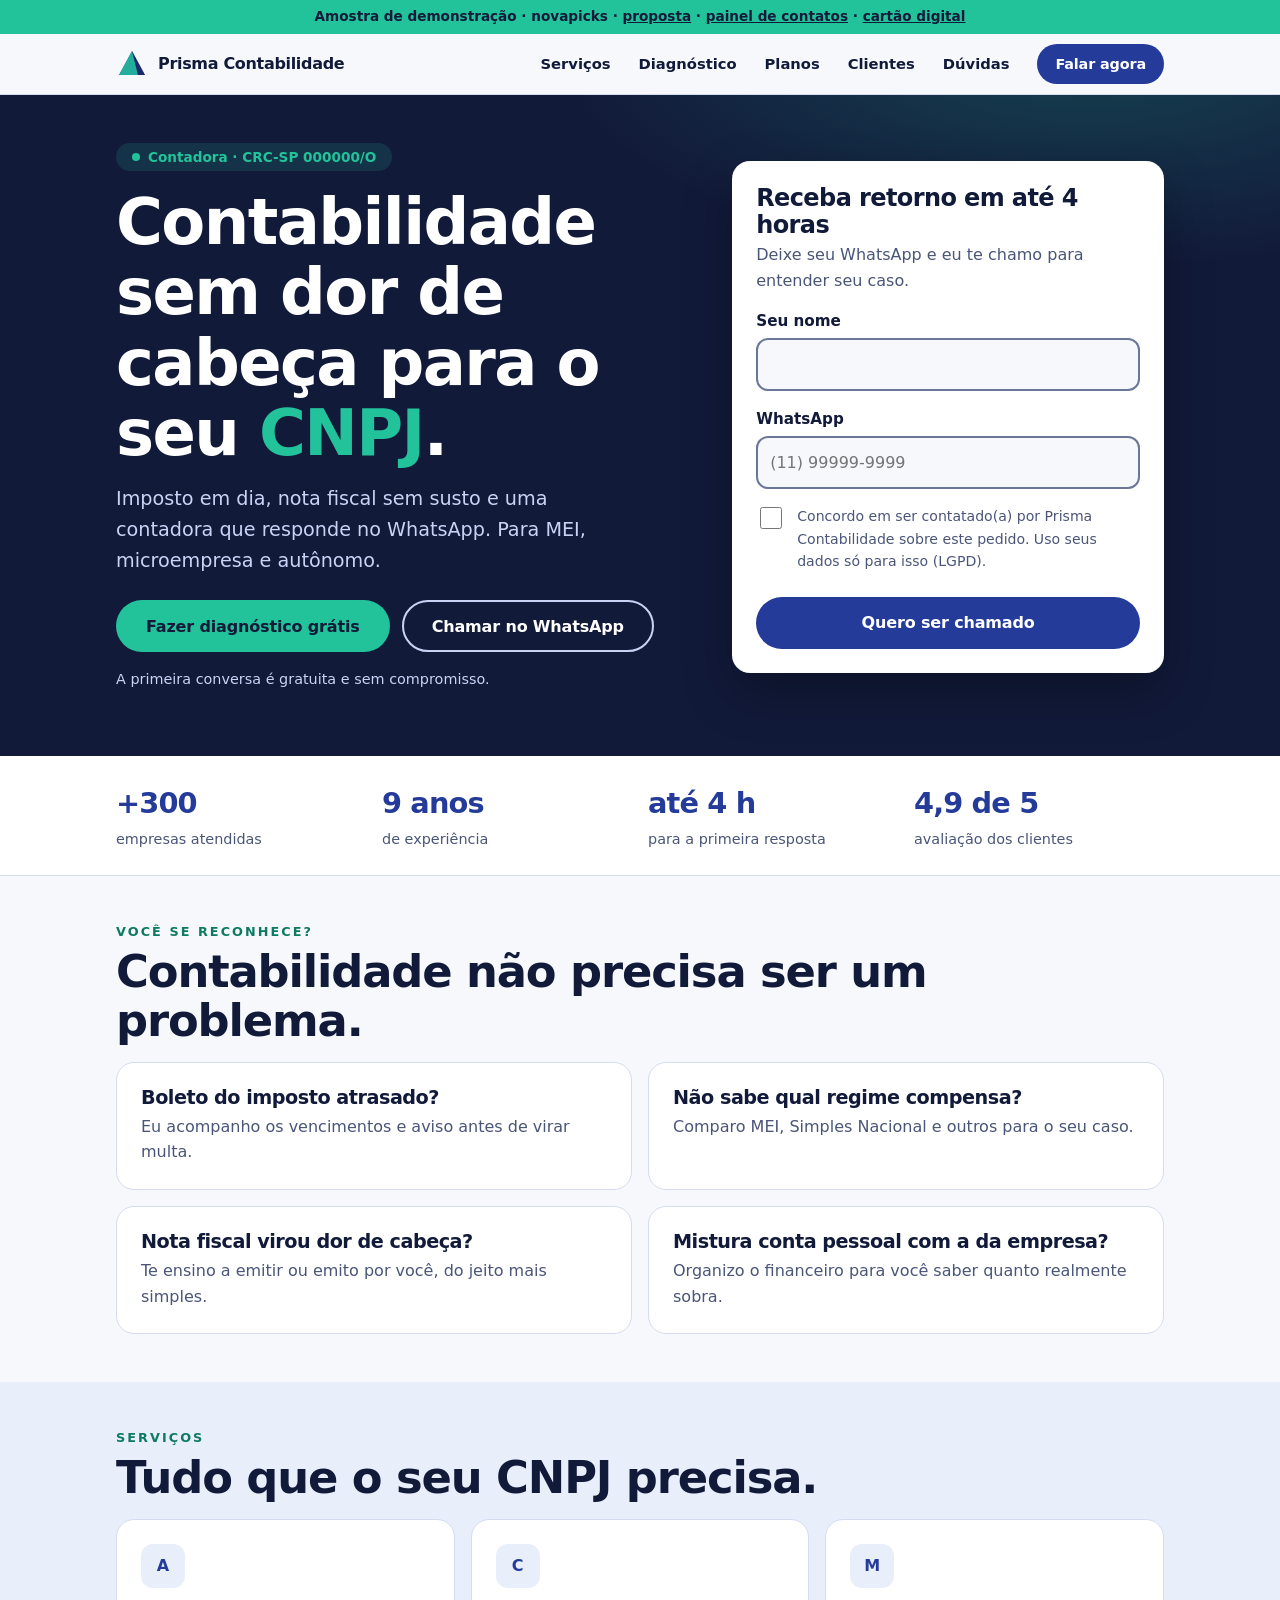
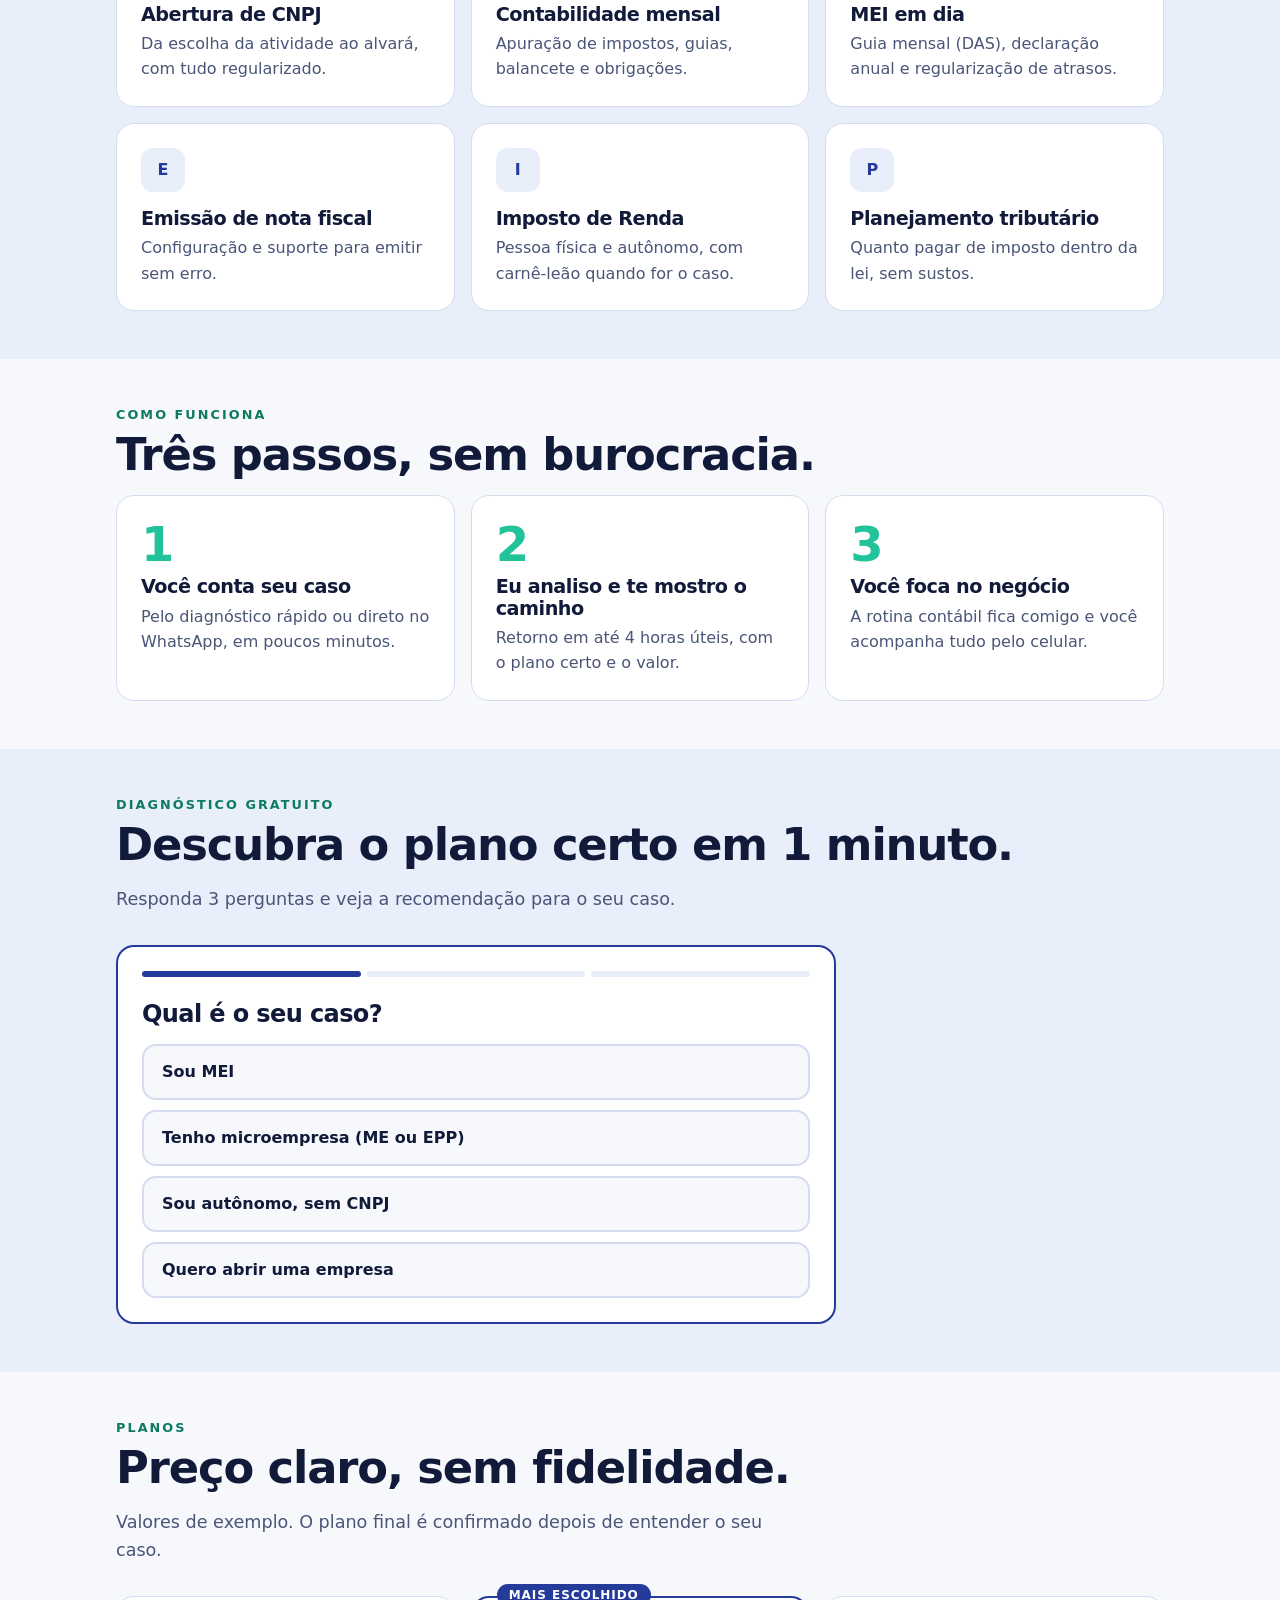
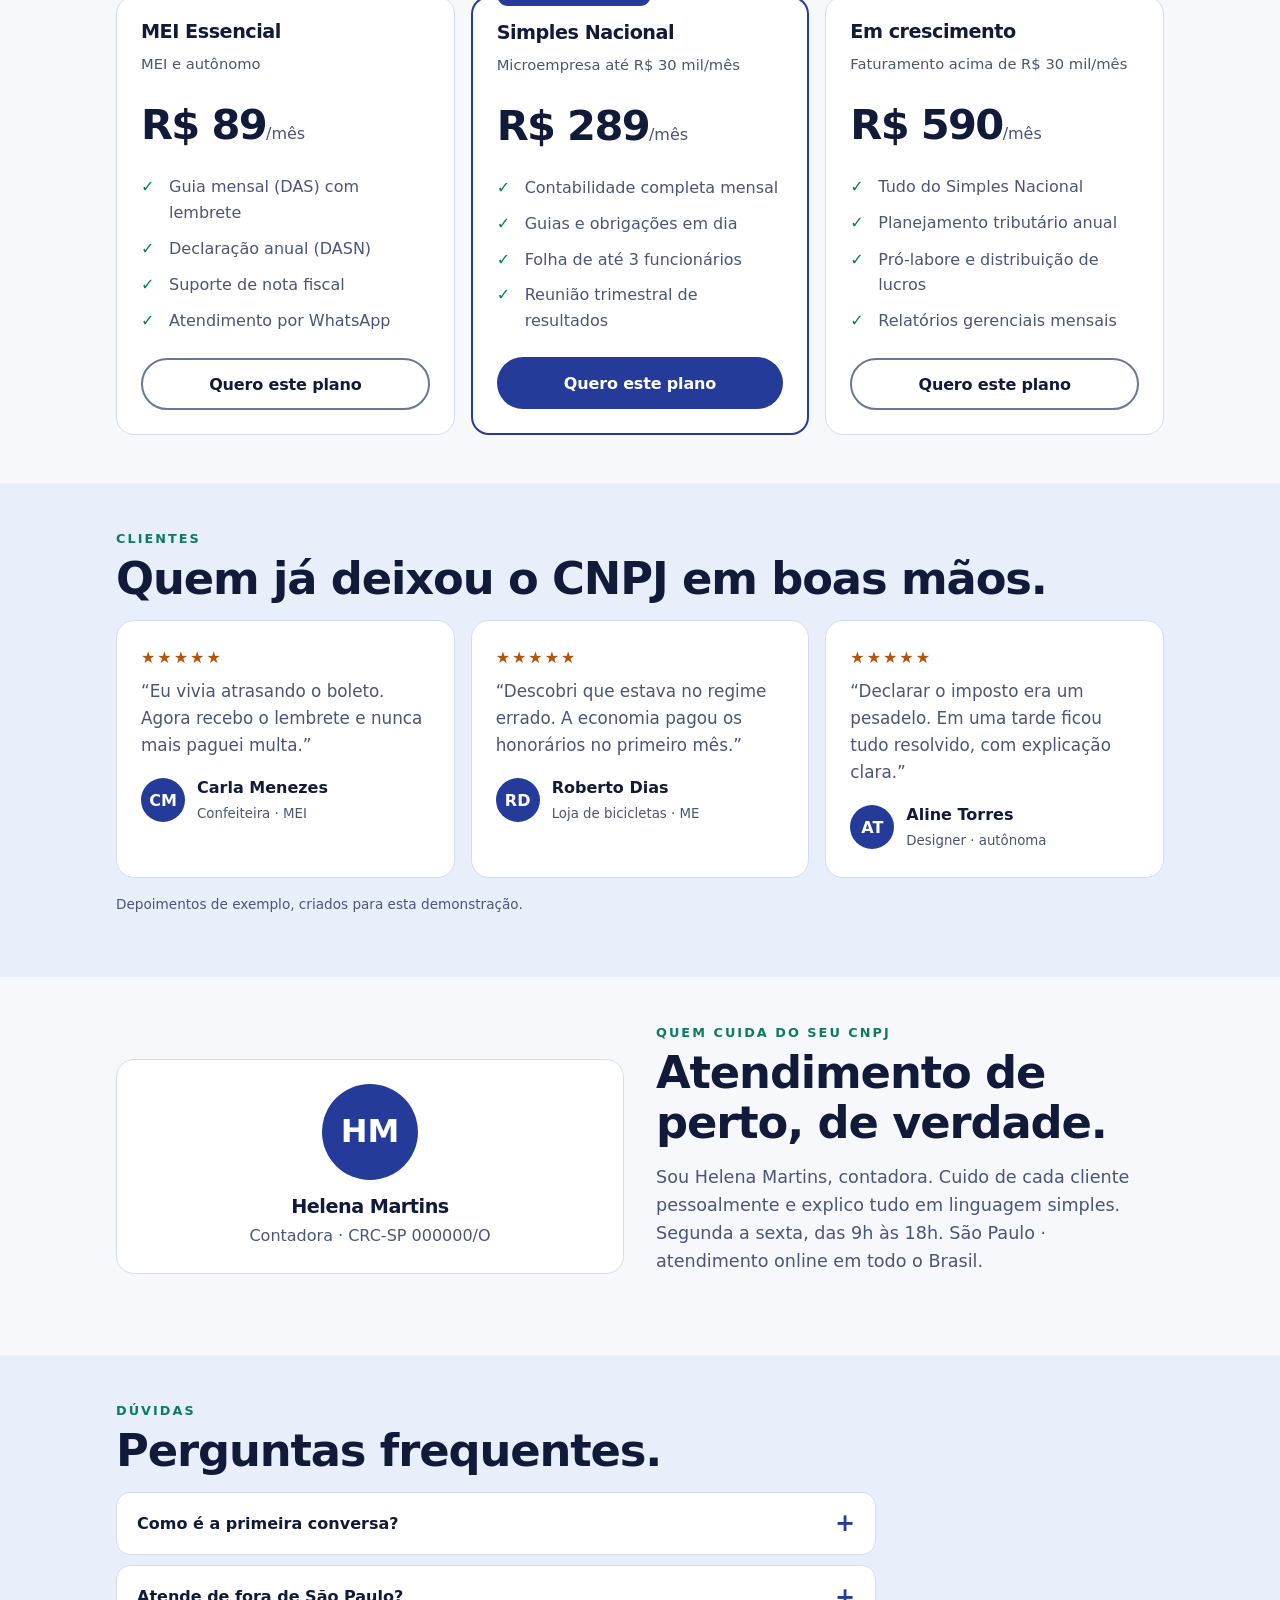
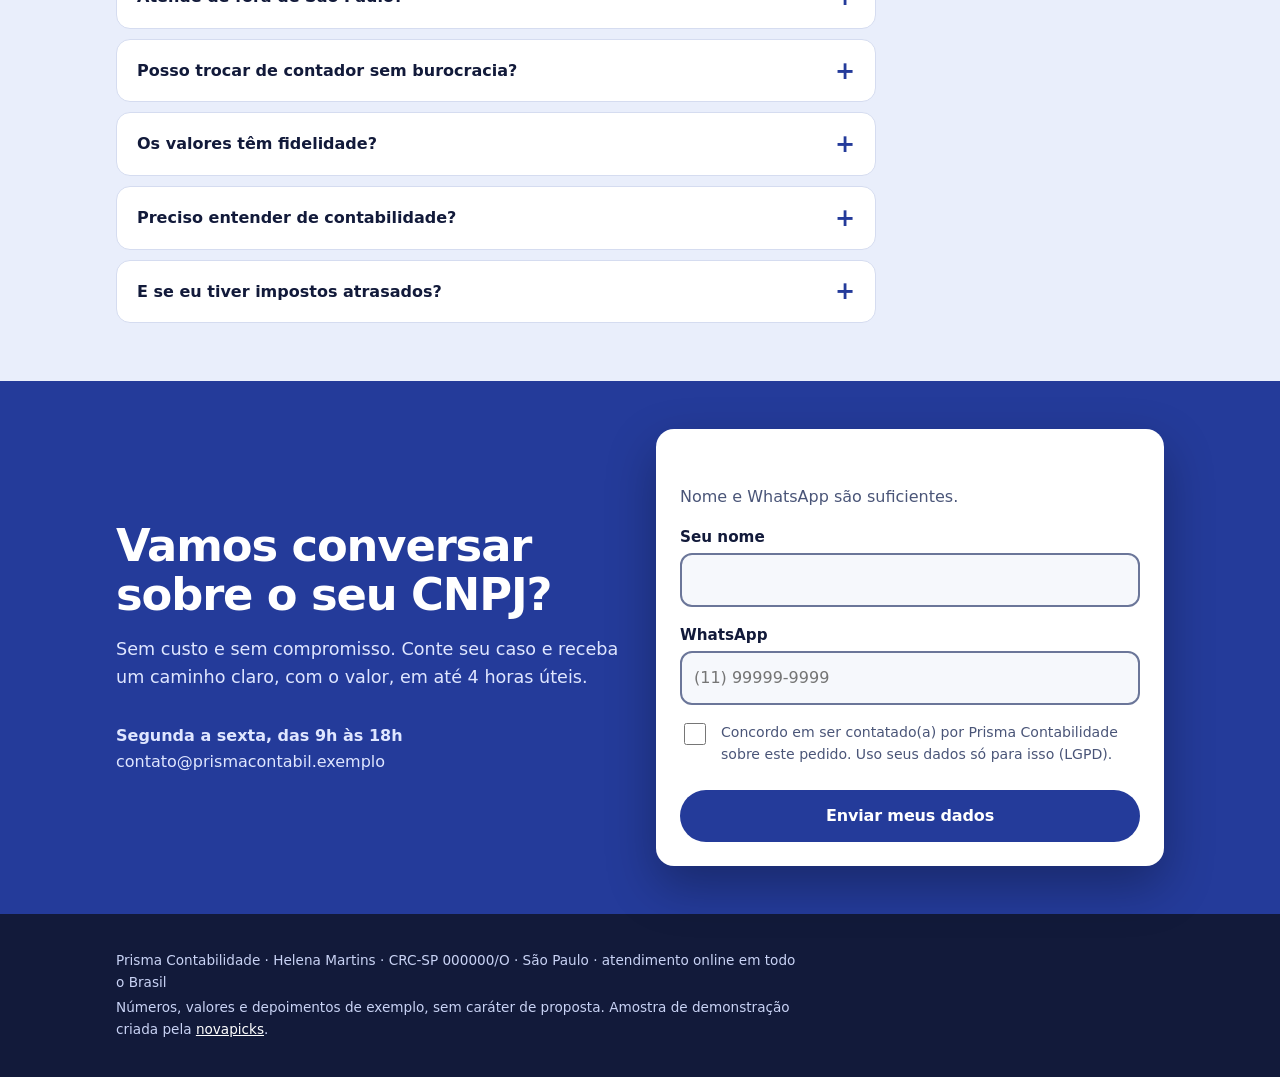
<file: index.html>
<!doctype html>
<html lang="pt-BR">
<head>
<meta charset="utf-8">
<meta name="viewport" content="width=device-width, initial-scale=1">
<meta name="description" content="Contabilidade para MEI, microempresa e autônomo, com atendimento por WhatsApp. Faça o diagnóstico gratuito.">
<meta name="theme-color" content="#121a3a">
<title>Prisma Contabilidade · Contabilidade para MEI e pequenas empresas</title>
<link rel="stylesheet" href="css/estilo.css">
</head>
<body>
<a class="pular" href="#conteudo">Pular para o conteúdo</a>
<div class="selo-demo">Amostra de demonstração · novapicks · <a href="apresentacao.html">proposta</a> · <a href="leads.html" target="_blank" rel="noopener">painel de contatos</a> · <a href="cartao.html">cartão digital</a></div>
<nav class="nav" aria-label="Principal"><div class="nav-int">
  <a class="marca" href="#topo"><svg class="logo" viewBox="0 0 32 32" aria-hidden="true"><path d="M16 3 29 27H3z" fill="#243b9a"/><path d="M16 3 22 27H3z" fill="#22c39a" opacity=".85"/><path d="M16 3 29 27H22z" fill="#121a3a" opacity=".5"/></svg><span id="n-marca"></span></a>
  <ul><li><a class="l" href="#servicos">Serviços</a></li><li><a class="l" href="#diagnostico">Diagnóstico</a></li><li><a class="l" href="#planos">Planos</a></li><li><a class="l" href="#depoimentos">Clientes</a></li><li><a class="l" href="#duvidas">Dúvidas</a></li></ul>
  <a class="btn btn-azul btn-pequeno" href="#contato">Falar agora</a>
</div></nav>

<header class="hero" id="topo"><div class="hero-int">
  <div>
    <span class="etiqueta" id="h-et"></span>
    <h1 id="h-titulo"></h1>
    <p class="sub" id="h-sub"></p>
    <div class="grupo-btn"><a class="btn btn-menta" href="#diagnostico">Fazer diagnóstico grátis</a><a class="btn btn-contorno" id="h-zap" target="_blank" rel="noopener" style="color:#fff;border-color:#c9d3f5">Chamar no WhatsApp</a></div>
    <p class="garantia" id="h-gar"></p>
  </div>
  <div class="cartao-lead"><h2>Receba retorno em até 4 horas</h2><p>Deixe seu WhatsApp e eu te chamo para entender seu caso.</p><div data-form data-origem="formulario" data-rotulo="Quero ser chamado"></div></div>
</div></header>
<div class="faixa"><div class="faixa-int" id="numeros"></div></div>

<main id="conteudo" tabindex="-1">
  <section id="dores"><div class="container"><p class="sobretitulo">Você se reconhece?</p><h2>Contabilidade não precisa ser um problema.</h2><div class="grade" id="dores-lista"></div></div></section>
  <section id="servicos" class="fundo-azul"><div class="container"><p class="sobretitulo">Serviços</p><h2>Tudo que o seu CNPJ precisa.</h2><div class="grade tres" id="serv-lista"></div></div></section>
  <section id="como"><div class="container"><p class="sobretitulo">Como funciona</p><h2>Três passos, sem burocracia.</h2><div class="grade tres" id="passos"></div></div></section>

  <section id="diagnostico" class="fundo-azul"><div class="container">
    <p class="sobretitulo">Diagnóstico gratuito</p><h2>Descubra o plano certo em 1 minuto.</h2>
    <p class="lead">Responda 3 perguntas e veja a recomendação para o seu caso.</p>
    <div class="quiz" id="quiz" aria-live="polite"></div>
  </div></section>

  <section id="planos"><div class="container"><p class="sobretitulo">Planos</p><h2>Preço claro, sem fidelidade.</h2><p class="lead">Valores de exemplo. O plano final é confirmado depois de entender o seu caso.</p><div class="planos" id="planos-lista"></div></div></section>
  <section id="depoimentos" class="fundo-azul"><div class="container"><p class="sobretitulo">Clientes</p><h2>Quem já deixou o CNPJ em boas mãos.</h2><div class="grade tres" id="dep-lista"></div><p class="nota" style="margin-top:var(--e2)">Depoimentos de exemplo, criados para esta demonstração.</p></div></section>
  <section id="sobre"><div class="container"><div class="duas"><div id="sobre-card"></div><div><p class="sobretitulo">Quem cuida do seu CNPJ</p><h2 id="sobre-titulo"></h2><p class="lead" id="sobre-txt"></p></div></div></div></section>
  <section id="duvidas" class="fundo-azul"><div class="container"><p class="sobretitulo">Dúvidas</p><h2>Perguntas frequentes.</h2><div id="faq" style="max-width:760px"></div></div></section>

  <section id="contato" class="cta-final"><div class="container"><div class="duas">
    <div><h2>Vamos conversar sobre o seu CNPJ?</h2><p class="lead">Sem custo e sem compromisso. Conte seu caso e receba um caminho claro, com o valor, em até 4 horas úteis.</p><p id="c-info" style="margin:0"></p></div>
    <div class="cartao-lead"><h2>Quero ser atendido</h2><p>Nome e WhatsApp são suficientes.</p><div data-form data-origem="formulario" data-rotulo="Enviar meus dados"></div></div>
  </div></div></section>
</main>

<footer><div class="container"><p id="f-nome"></p><p>Números, valores e depoimentos de exemplo, sem caráter de proposta. Amostra de demonstração criada pela <a href="https://novapicks.website">novapicks</a>.</p></div></footer>
<div class="barra-fixa"><a class="btn btn-contorno" id="b-zap" target="_blank" rel="noopener">WhatsApp</a><a class="btn btn-azul" href="#diagnostico">Diagnóstico grátis</a></div>

<script src="js/dados.js"></script>
<script src="js/leads.js"></script>
<script src="js/app.js"></script>
</body>
</html>
</file>
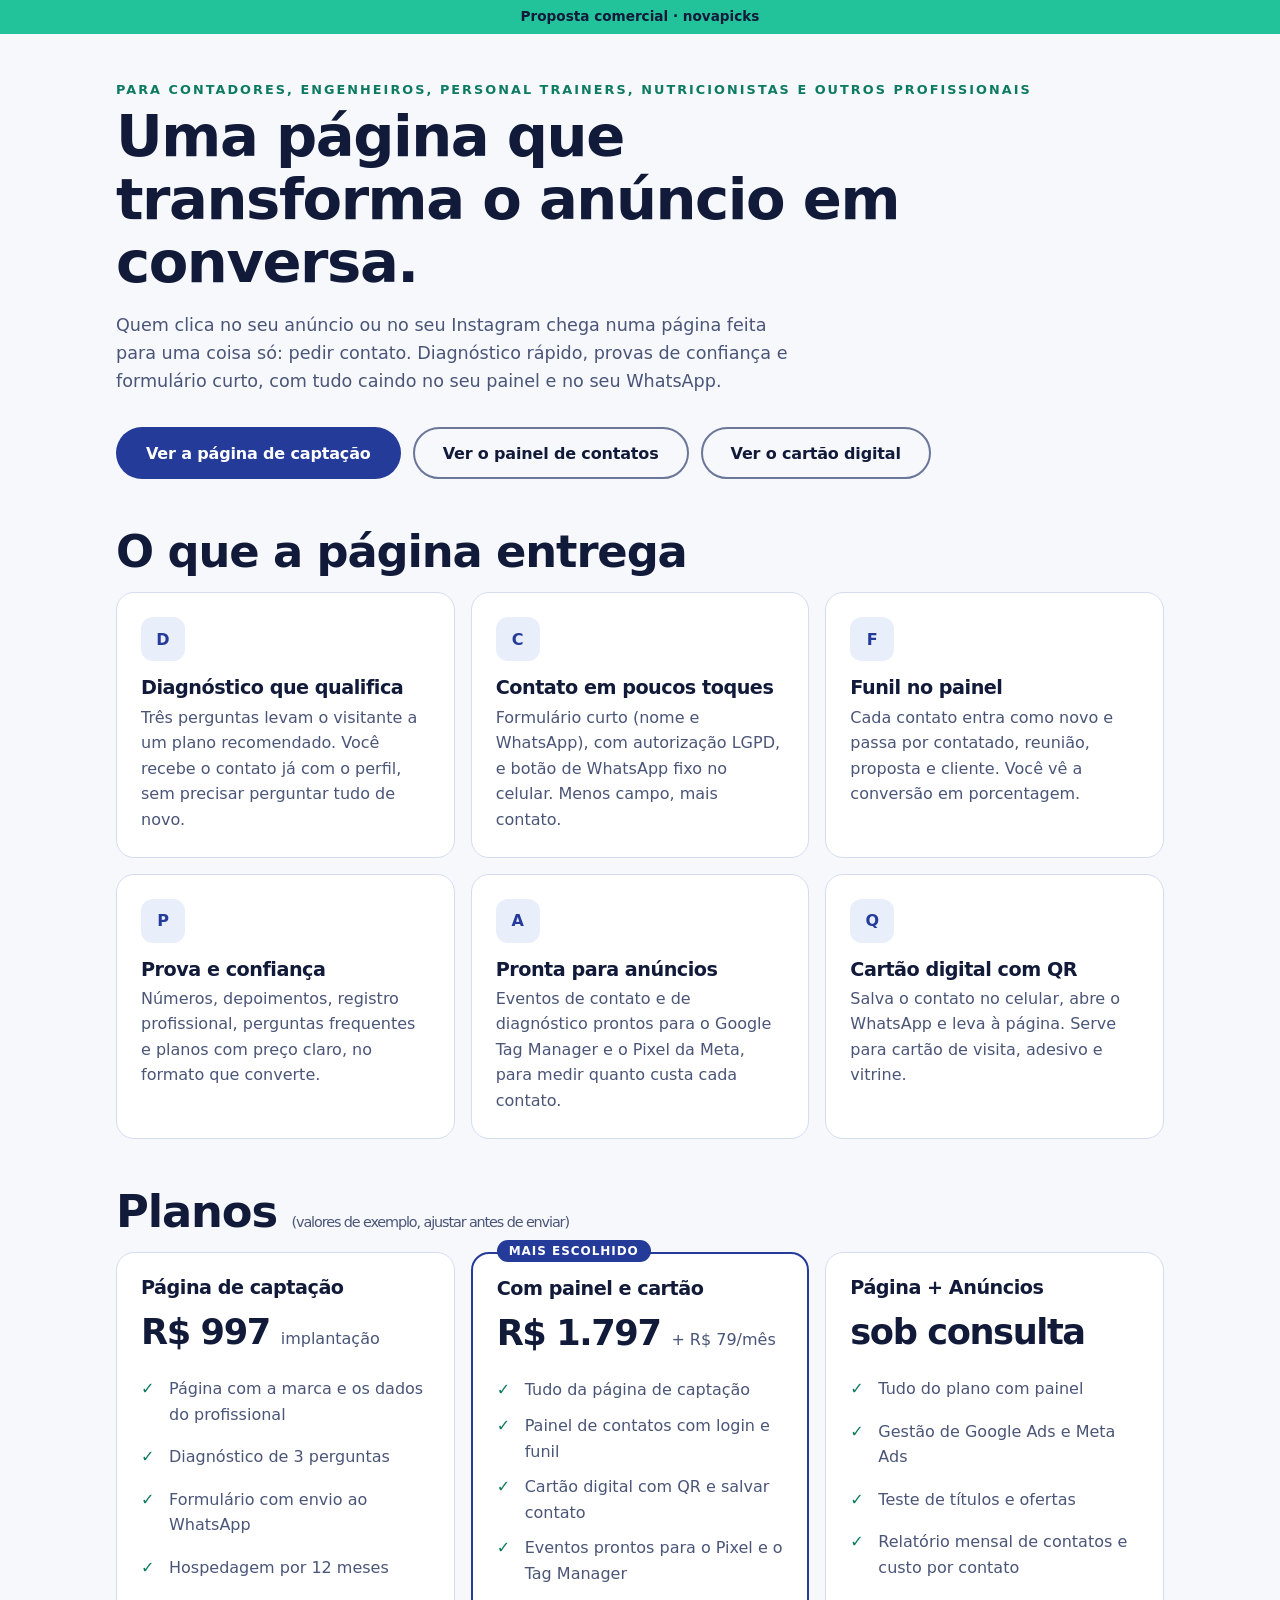
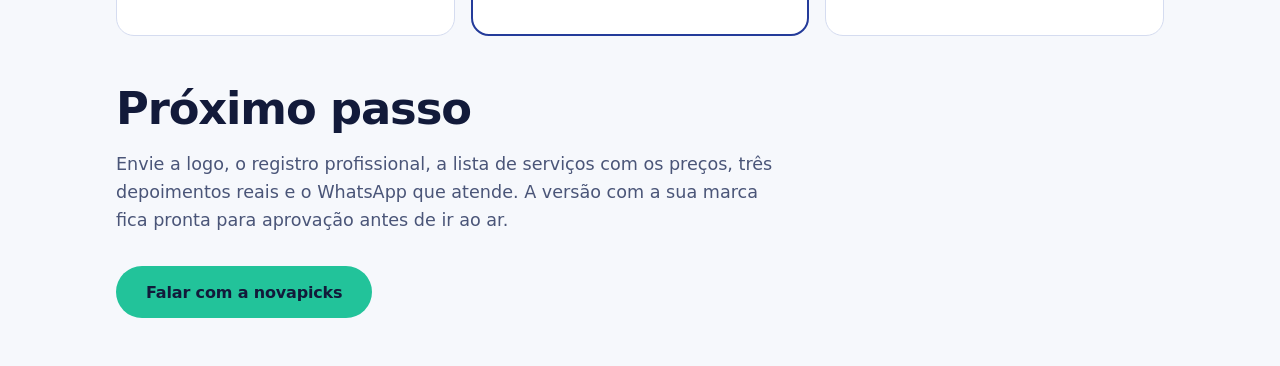
<file: apresentacao.html>
<!doctype html>
<html lang="pt-BR">
<head>
<meta charset="utf-8">
<meta name="viewport" content="width=device-width, initial-scale=1">
<meta name="description" content="Proposta: landing page de captação de clientes para profissionais liberais.">
<title>Landing de captação para profissionais · Proposta novapicks</title>
<link rel="stylesheet" href="css/estilo.css">
</head>
<body>
<div class="selo-demo">Proposta comercial · novapicks</div>
<main class="container proposta" style="padding-top:var(--e6);padding-bottom:var(--e6)">
  <p class="sobretitulo">Para contadores, engenheiros, personal trainers, nutricionistas e outros profissionais</p>
  <h1 style="font-size:clamp(2.2rem,6vw,3.6rem);max-width:20ch">Uma página que transforma o anúncio em conversa.</h1>
  <p class="lead" style="margin-top:var(--e2)">Quem clica no seu anúncio ou no seu Instagram chega numa página feita para uma coisa só: pedir contato. Diagnóstico rápido, provas de confiança e formulário curto, com tudo caindo no seu painel e no seu WhatsApp.</p>
  <div class="grupo-btn" style="margin-bottom:var(--e6)">
    <a class="btn btn-azul" href="index.html">Ver a página de captação</a>
    <a class="btn btn-contorno" href="leads.html" target="_blank" rel="noopener">Ver o painel de contatos</a>
    <a class="btn btn-contorno" href="cartao.html">Ver o cartão digital</a>
  </div>

  <h2>O que a página entrega</h2>
  <div class="grade tres">
    <div class="cartao"><div class="icone" aria-hidden="true">D</div><h3>Diagnóstico que qualifica</h3><p>Três perguntas levam o visitante a um plano recomendado. Você recebe o contato já com o perfil, sem precisar perguntar tudo de novo.</p></div>
    <div class="cartao"><div class="icone" aria-hidden="true">C</div><h3>Contato em poucos toques</h3><p>Formulário curto (nome e WhatsApp), com autorização LGPD, e botão de WhatsApp fixo no celular. Menos campo, mais contato.</p></div>
    <div class="cartao"><div class="icone" aria-hidden="true">F</div><h3>Funil no painel</h3><p>Cada contato entra como novo e passa por contatado, reunião, proposta e cliente. Você vê a conversão em porcentagem.</p></div>
    <div class="cartao"><div class="icone" aria-hidden="true">P</div><h3>Prova e confiança</h3><p>Números, depoimentos, registro profissional, perguntas frequentes e planos com preço claro, no formato que converte.</p></div>
    <div class="cartao"><div class="icone" aria-hidden="true">A</div><h3>Pronta para anúncios</h3><p>Eventos de contato e de diagnóstico prontos para o Google Tag Manager e o Pixel da Meta, para medir quanto custa cada contato.</p></div>
    <div class="cartao"><div class="icone" aria-hidden="true">Q</div><h3>Cartão digital com QR</h3><p>Salva o contato no celular, abre o WhatsApp e leva à página. Serve para cartão de visita, adesivo e vitrine.</p></div>
  </div>

  <h2 style="margin-top:var(--e6)">Planos <small style="font:400 .9rem var(--fonte);color:var(--texto-suave)">(valores de exemplo, ajustar antes de enviar)</small></h2>
  <div class="planos">
    <div class="cartao plano"><h3>Página de captação</h3><div class="valor">R$ 997 <small>implantação</small></div><ul><li>Página com a marca e os dados do profissional</li><li>Diagnóstico de 3 perguntas</li><li>Formulário com envio ao WhatsApp</li><li>Hospedagem por 12 meses</li></ul></div>
    <div class="cartao plano destaque"><span class="selo">Mais escolhido</span><h3>Com painel e cartão</h3><div class="valor">R$ 1.797 <small>+ R$ 79/mês</small></div><ul><li>Tudo da página de captação</li><li>Painel de contatos com login e funil</li><li>Cartão digital com QR e salvar contato</li><li>Eventos prontos para o Pixel e o Tag Manager</li></ul></div>
    <div class="cartao plano"><h3>Página + Anúncios</h3><div class="valor">sob consulta</div><ul><li>Tudo do plano com painel</li><li>Gestão de Google Ads e Meta Ads</li><li>Teste de títulos e ofertas</li><li>Relatório mensal de contatos e custo por contato</li></ul></div>
  </div>

  <h2 style="margin-top:var(--e6)">Próximo passo</h2>
  <p class="lead">Envie a logo, o registro profissional, a lista de serviços com os preços, três depoimentos reais e o WhatsApp que atende. A versão com a sua marca fica pronta para aprovação antes de ir ao ar.</p>
  <a class="btn btn-menta" href="https://novapicks.website">Falar com a novapicks</a>
</main>
</body>
</html>
</file>
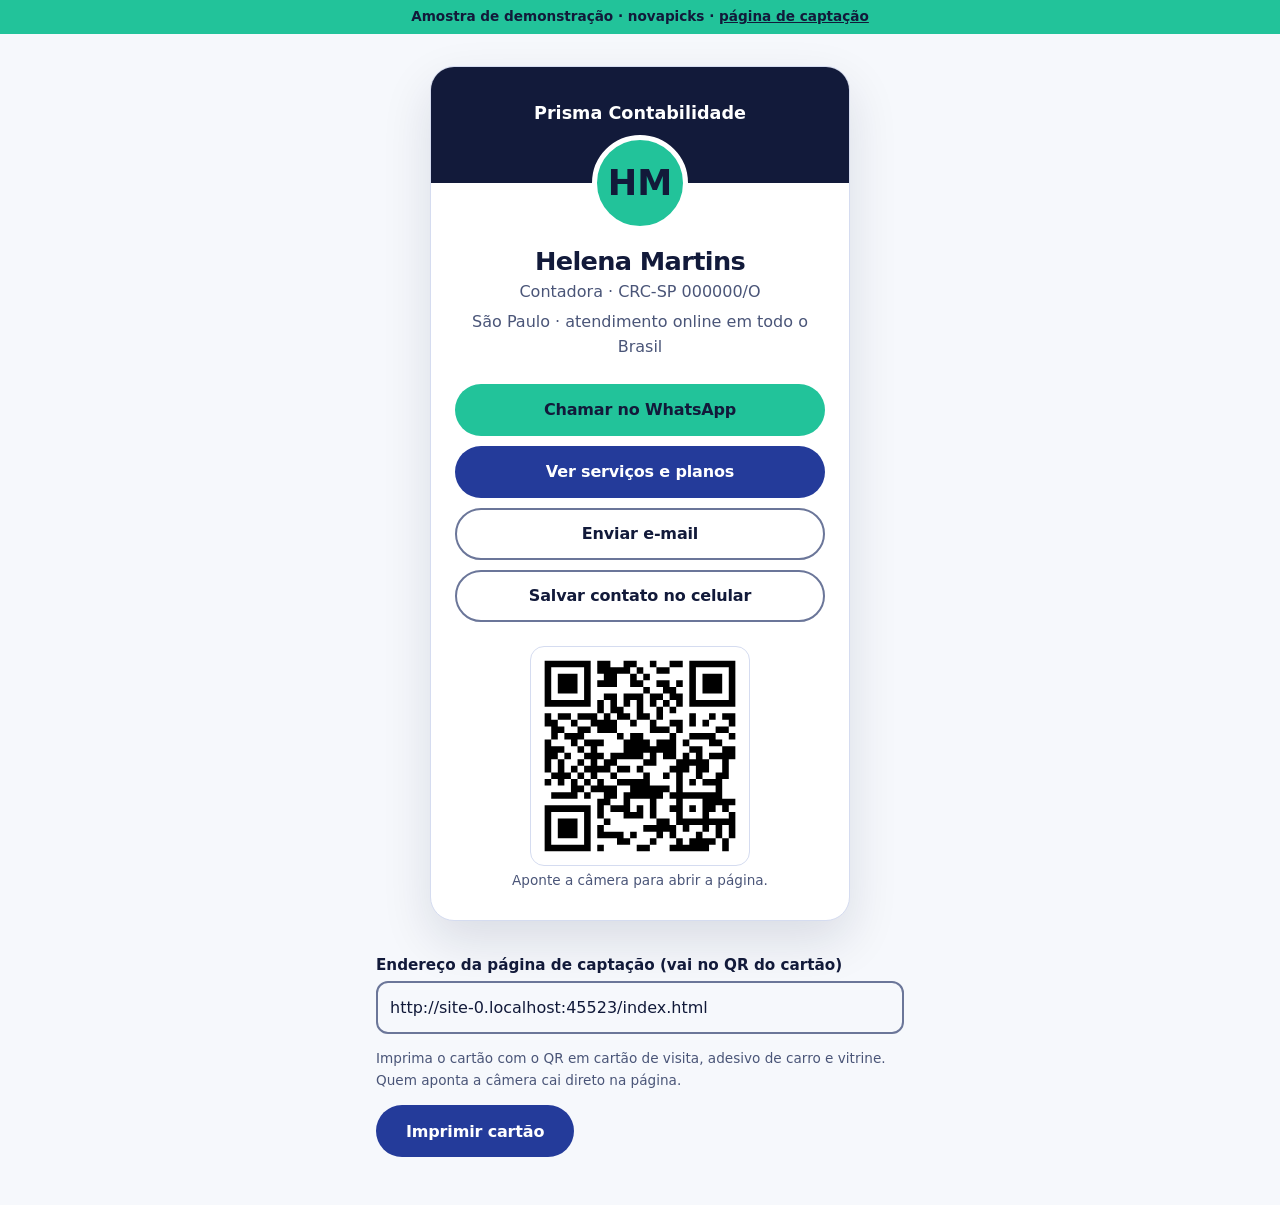
<file: cartao.html>
<!doctype html>
<html lang="pt-BR">
<head>
<meta charset="utf-8">
<meta name="viewport" content="width=device-width, initial-scale=1">
<title>Cartão digital · Prisma Contabilidade</title>
<link rel="stylesheet" href="css/estilo.css">
</head>
<body>
<div class="selo-demo">Amostra de demonstração · novapicks · <a href="index.html">página de captação</a></div>
<main>
  <article class="cartao-digital" id="cd"></article>
  <div class="container nao-imprimir" style="max-width:560px;padding-bottom:var(--e6)">
    <label for="base">Endereço da página de captação (vai no QR do cartão)</label><input type="text" id="base" inputmode="url">
    <p class="nota">Imprima o cartão com o QR em cartão de visita, adesivo de carro e vitrine. Quem aponta a câmera cai direto na página.</p>
    <button class="btn btn-azul" id="imprimir" type="button">Imprimir cartão</button>
  </div>
</main>
<script src="vendor/qrcode.js"></script>
<script src="js/dados.js"></script>
<script>
(function () {
  "use strict";
  var P = window.PROFISSIONAL, $ = function (s) { return document.querySelector(s); };
  function esc(t) { return String(t).replace(/[&<>"']/g, function (c) { return { "&": "&amp;", "<": "&lt;", ">": "&gt;", '"': "&quot;", "'": "&#39;" }[c]; }); }
  var base = $("#base"); base.value = location.href.replace(/cartao\.html.*$/, "index.html");
  function vcf() {
    return ["BEGIN:VCARD", "VERSION:3.0", "FN:" + P.nome, "ORG:" + P.marca, "TITLE:" + P.cargo, "TEL;TYPE=CELL:+" + P.whatsapp, "EMAIL:" + P.email, "URL:" + base.value, "NOTE:" + P.registro, "END:VCARD"].join("\r\n");
  }
  function desenhar() {
    var q = qrcode(0, "M"); q.addData(base.value || "https://"); q.make();
    var ini = P.nome.split(" ").map(function (x) { return x.charAt(0); }).slice(0, 2).join("");
    $("#cd").innerHTML = '<div class="cd-topo"><b style="font-size:1.1rem;color:#fff">' + esc(P.marca) + '</b></div><div class="cd-avatar" aria-hidden="true">' + esc(ini) + '</div><div class="cd-corpo"><h1>' + esc(P.nome) + "</h1><p>" + esc(P.cargo) + " · " + esc(P.registro) + "</p><p>" + esc(P.cidade) + '</p><div class="cd-botoes">' +
      '<a class="btn btn-menta" target="_blank" rel="noopener" href="https://wa.me/' + P.whatsapp + "?text=" + encodeURIComponent("Olá, " + P.nome.split(" ")[0] + "! Vi o seu cartão digital.") + '">Chamar no WhatsApp</a>' +
      '<a class="btn btn-azul" href="' + esc(base.value) + '">Ver serviços e planos</a><a class="btn btn-contorno" href="mailto:' + esc(P.email) + '">Enviar e-mail</a><button class="btn btn-contorno" id="salvar" type="button">Salvar contato no celular</button></div>' +
      '<div class="qrbox">' + q.createSvgTag({ cellSize: 4, margin: 1, scalable: true }).replace("<svg", '<svg role="img" aria-label="QR code da página de captação"') + '</div><p class="nota">Aponte a câmera para abrir a página.</p></div>';
    $("#salvar").addEventListener("click", function () {
      var u = URL.createObjectURL(new Blob([vcf()], { type: "text/vcard" })), a = document.createElement("a");
      a.href = u; a.download = P.nome.toLowerCase().replace(/\s+/g, "-") + ".vcf"; a.click(); setTimeout(function () { URL.revokeObjectURL(u); }, 1000);
    });
  }
  base.addEventListener("input", desenhar); $("#imprimir").addEventListener("click", function () { window.print(); });
  desenhar();
})();
</script>
</body>
</html>
</file>
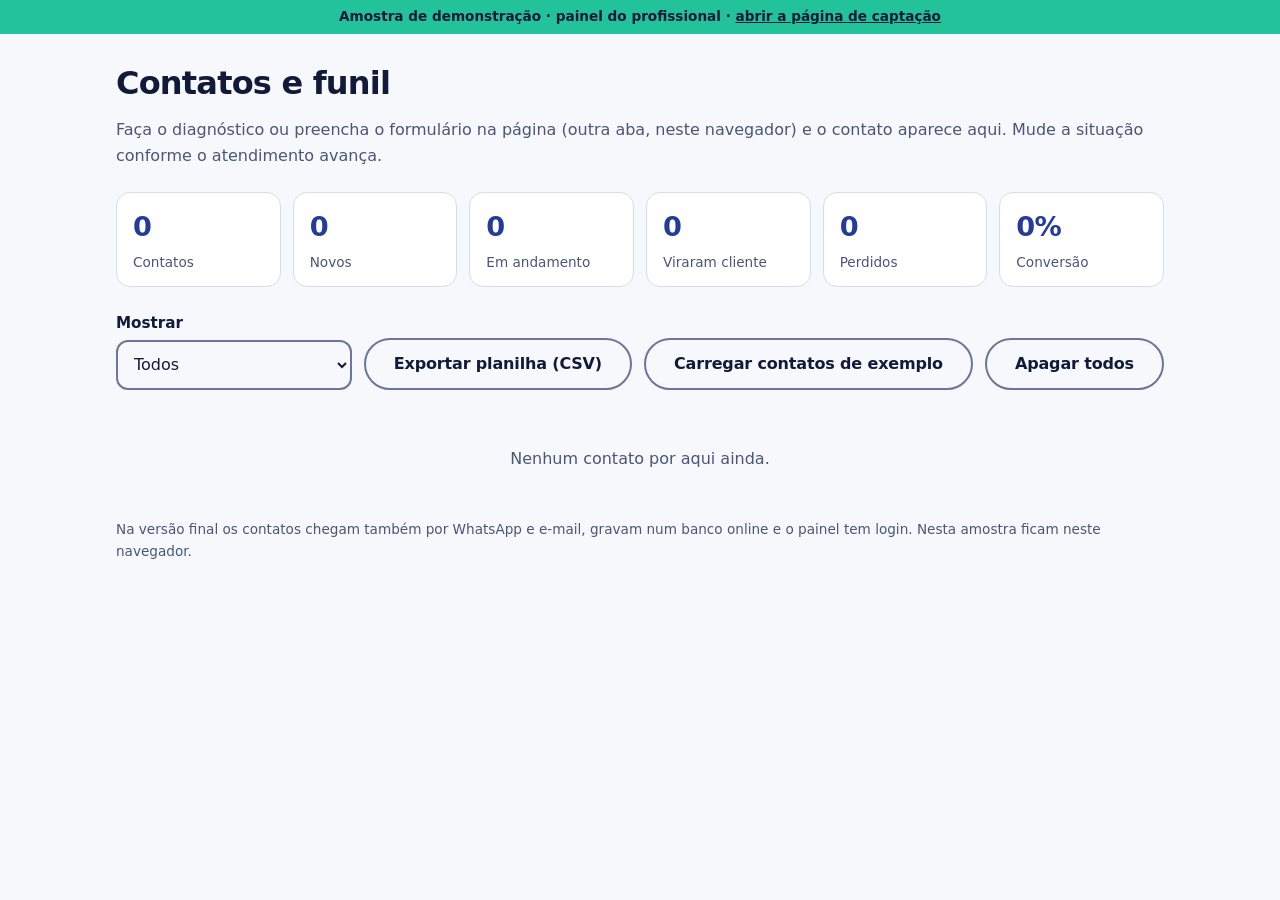
<file: leads.html>
<!doctype html>
<html lang="pt-BR">
<head>
<meta charset="utf-8">
<meta name="viewport" content="width=device-width, initial-scale=1">
<title>Painel de contatos · Prisma Contabilidade</title>
<link rel="stylesheet" href="css/estilo.css">
</head>
<body>
<div class="selo-demo">Amostra de demonstração · painel do profissional · <a href="index.html" target="_blank" rel="noopener">abrir a página de captação</a></div>
<main class="painel">
  <h1>Contatos e funil</h1>
  <p style="color:var(--texto-suave)">Faça o diagnóstico ou preencha o formulário na página (outra aba, neste navegador) e o contato aparece aqui. Mude a situação conforme o atendimento avança.</p>
  <div class="resumos" id="resumos"></div>
  <div style="display:flex;gap:12px;flex-wrap:wrap;align-items:end;margin-bottom:var(--e3)">
    <div style="flex:1;min-width:200px"><label for="filtro" style="margin-top:0">Mostrar</label><select id="filtro"></select></div>
    <button class="btn btn-contorno" id="csv" type="button">Exportar planilha (CSV)</button>
    <button class="btn btn-contorno" id="exemplo" type="button">Carregar contatos de exemplo</button>
    <button class="btn btn-contorno" id="zerar" type="button">Apagar todos</button>
  </div>
  <div id="lista" aria-live="polite"></div>
  <p class="nota">Na versão final os contatos chegam também por WhatsApp e e-mail, gravam num banco online e o painel tem login. Nesta amostra ficam neste navegador.</p>
</main>
<script src="js/dados.js"></script>
<script src="js/leads.js"></script>
<script>
(function () {
  "use strict";
  var P = window.PROFISSIONAL, $ = function (s) { return document.querySelector(s); };
  function esc(t) { return String(t).replace(/[&<>"']/g, function (c) { return { "&": "&amp;", "<": "&lt;", ">": "&gt;", '"': "&quot;", "'": "&#39;" }[c]; }); }
  function fmtTel(t) { var d = String(t).replace(/\D/g, ""); return d.length >= 10 ? "(" + d.slice(0, 2) + ") " + d.slice(2, d.length - 4) + "-" + d.slice(-4) : t; }
  function fmtData(iso) { var d = new Date(iso); return d.toLocaleDateString("pt-BR") + " " + d.toLocaleTimeString("pt-BR", { hour: "2-digit", minute: "2-digit" }); }
  var ORIGEM = { quiz: "Diagnóstico", formulario: "Formulário", whatsapp: "WhatsApp" }, filtro = "todos";

  function desenhar() {
    var todos = Leads.lista().slice().reverse(), cont = {};
    Leads.STATUS.forEach(function (s) { cont[s] = todos.filter(function (l) { return l.status === s; }).length; });
    var conv = todos.length ? Math.round(cont.cliente / todos.length * 100) : 0;
    $("#resumos").innerHTML = "<div><b>" + todos.length + "</b><span>Contatos</span></div><div><b>" + cont.novo + "</b><span>Novos</span></div><div><b>" + (cont.contatado + cont.reuniao + cont.proposta) + "</b><span>Em andamento</span></div><div><b>" + cont.cliente + "</b><span>Viraram cliente</span></div><div><b>" + cont.perdido + "</b><span>Perdidos</span></div><div><b>" + conv + "%</b><span>Conversão</span></div>";
    $("#filtro").innerHTML = '<option value="todos">Todos</option>' + Leads.STATUS.map(function (s) { return '<option value="' + s + '">' + Leads.ROTULO[s] + " (" + cont[s] + ")</option>"; }).join("");
    $("#filtro").value = filtro;
    var l = todos.filter(function (x) { return filtro === "todos" || x.status === filtro; });
    $("#lista").innerHTML = l.length ? l.map(function (c) {
      var msg = "Olá, " + c.nome.split(" ")[0] + "! Aqui é a " + P.nome.split(" ")[0] + ", da " + P.marca + ". Recebi o seu contato e quero entender melhor o seu caso. Podemos conversar?";
      return '<article class="contato" data-s="' + c.status + '"><div><h3>' + esc(c.nome) + '<span class="tag">' + esc(ORIGEM[c.origem] || c.origem) + "</span></h3><p>" + esc(fmtTel(c.tel)) + " · " + fmtData(c.hora) + "</p>" + (c.obs ? "<p><i>" + esc(c.obs) + "</i></p>" : "") + "</div>" +
        '<div><label class="so-leitor" for="s' + c.id + '">Situação de ' + esc(c.nome) + '</label><select id="s' + c.id + '" data-id="' + c.id + '">' + Leads.STATUS.map(function (s) { return '<option value="' + s + '"' + (s === c.status ? " selected" : "") + ">" + Leads.ROTULO[s] + "</option>"; }).join("") + "</select></div>" +
        '<div class="acoes"><a class="btn btn-azul btn-pequeno" target="_blank" rel="noopener" href="https://wa.me/55' + String(c.tel).replace(/\D/g, "").replace(/^55/, "") + "?text=" + encodeURIComponent(msg) + '">WhatsApp</a><button class="btn btn-contorno btn-pequeno" data-del="' + c.id + '" aria-label="Remover ' + esc(c.nome) + '">Remover</button></div></article>';
    }).join("") : '<p class="vazio">Nenhum contato por aqui ainda.</p>';
  }
  function csv() {
    var q = function (v) { return '"' + String(v == null ? "" : v).replace(/"/g, '""') + '"'; };
    var linhas = [["Nome", "WhatsApp", "Origem", "Situação", "Observação", "Recebido em"].map(q).join(";")];
    Leads.lista().forEach(function (c) { linhas.push([c.nome, c.tel, ORIGEM[c.origem] || c.origem, Leads.ROTULO[c.status], c.obs, fmtData(c.hora)].map(q).join(";")); });
    var u = URL.createObjectURL(new Blob(["﻿" + linhas.join("\r\n")], { type: "text/csv;charset=utf-8" })), a = document.createElement("a");
    a.href = u; a.download = "contatos-prisma.csv"; a.click(); setTimeout(function () { URL.revokeObjectURL(u); }, 1000);
  }
  document.addEventListener("click", function (e) {
    var b = e.target.closest("button"); if (!b) return;
    if (b.dataset.del) { Leads.remover(Number(b.dataset.del)); desenhar(); }
    else if (b.id === "csv") csv();
    else if (b.id === "exemplo") { Leads.exemplo(); desenhar(); }
    else if (b.id === "zerar") { if (confirm("Apagar todos os contatos desta amostra?")) { Leads.limpar(); desenhar(); } }
  });
  document.addEventListener("change", function (e) {
    var t = e.target;
    if (t.id === "filtro") { filtro = t.value; desenhar(); }
    else if (t.dataset.id) { Leads.status(Number(t.dataset.id), t.value); desenhar(); }
  });
  Leads.aoMudar(desenhar);
  desenhar();
})();
</script>
</body>
</html>
</file>
<file: css/estilo.css>
/* Design System: tokens no :root, mobile-first, escala de 8px. Tema claro, azul-índigo e menta. */
:root {
  --fundo: #f6f8fc;
  --superficie: #ffffff;
  --superficie-2: #e9eefb;
  --borda: #6b7699;
  --borda-suave: #d5dcf0;
  --tinta: #121a3a;
  --texto: #121a3a;
  --texto-suave: #4a5578;
  --azul: #243b9a;
  --azul-2: #1b2d7a;
  --menta: #22c39a;          /* decorativo e fundo com texto escuro */
  --menta-texto: #0d7a62;    /* menta em texto sobre claro (5:1) */
  --claro-azul: #c9d3f5;
  --erro: #a3271a;
  --foco: #b45309;
  --raio: 18px;
  --e1: 8px; --e2: 16px; --e3: 24px; --e4: 32px; --e6: 48px; --e8: 64px;
  --fonte: "Segoe UI Variable Display", "Segoe UI", system-ui, -apple-system, Roboto, sans-serif;
}
@media (prefers-contrast: more) { :root { --borda: #000; --texto-suave: #000; } }
* { box-sizing: border-box; }
html { scroll-behavior: smooth; scroll-padding-top: 72px; }
body { margin: 0; font-family: var(--fonte); background: var(--fundo); color: var(--texto); line-height: 1.6; padding-bottom: 72px; }
h1, h2, h3 { font-weight: 800; line-height: 1.1; letter-spacing: -.025em; margin: 0; }
[hidden] { display: none !important; }
:focus-visible { outline: 3px solid var(--foco); outline-offset: 2px; }
.so-leitor { position: absolute; width: 1px; height: 1px; overflow: hidden; clip: rect(0 0 0 0); white-space: nowrap; }
.pular { position: absolute; left: 8px; top: -64px; background: var(--menta); color: var(--tinta); padding: 8px 16px; border-radius: 8px; z-index: 60; }
.pular:focus { top: 8px; }
.selo-demo { background: var(--menta); color: var(--tinta); text-align: center; font-size: .85rem; font-weight: 700; padding: 6px var(--e2); }
.selo-demo a { color: inherit; font-weight: 800; }
.container { max-width: 1080px; margin: 0 auto; padding: 0 var(--e2); }
section { padding: var(--e6) 0; }
.sobretitulo { font: 800 .8rem var(--fonte); text-transform: uppercase; letter-spacing: .16em; color: var(--menta-texto); margin: 0 0 var(--e1); }
h2 { font-size: clamp(1.9rem, 5vw, 2.8rem); margin-bottom: var(--e2); }
.lead { color: var(--texto-suave); font-size: 1.1rem; max-width: 60ch; margin: 0 0 var(--e4); }

/* Navegação */
.nav { position: sticky; top: 0; z-index: 40; background: rgba(246,248,252,.94); backdrop-filter: blur(8px); border-bottom: 1px solid var(--borda-suave); }
.nav-int { max-width: 1080px; margin: 0 auto; padding: 0 var(--e2); display: flex; align-items: center; gap: var(--e2); min-height: 60px; }
.marca { display: flex; align-items: center; gap: 10px; font-weight: 800; color: var(--tinta); text-decoration: none; letter-spacing: -.02em; white-space: nowrap; }
.logo { width: 32px; height: 32px; flex: none; }
.nav ul { display: none; list-style: none; margin: 0 0 0 auto; padding: 0; gap: 4px; }
@media (min-width: 900px) { .nav ul { display: flex; } }
.nav a.l { display: inline-flex; align-items: center; min-height: 44px; padding: 0 12px; color: var(--texto); text-decoration: none; font-weight: 600; font-size: .92rem; border-radius: 8px; }
.nav a.l:hover { background: var(--superficie-2); }
.nav .btn { margin-left: auto; }
@media (min-width: 900px) { .nav .btn { margin-left: 0; } }

/* Botões */
.btn { font: 800 1rem var(--fonte); min-height: 52px; padding: 8px 28px; border-radius: 999px; border: 2px solid transparent; cursor: pointer; display: inline-flex; align-items: center; justify-content: center; gap: 8px; text-decoration: none; letter-spacing: -.01em; }
.btn-azul { background: var(--azul); color: #fff; }
.btn-azul:hover { background: var(--azul-2); }
.btn-menta { background: var(--menta); color: var(--tinta); }
.btn-menta:hover { background: #3bd4ac; }
.btn-contorno { background: transparent; color: var(--texto); border-color: var(--borda); }
.btn-contorno:hover { border-color: var(--texto); }
.btn-pequeno { min-height: 40px; padding: 4px 16px; font-size: .9rem; }
.grupo-btn { display: flex; gap: 12px; flex-wrap: wrap; }

/* Hero */
.hero { background: radial-gradient(900px 400px at 85% -10%, rgba(34,195,154,.25), transparent 60%), var(--tinta); color: var(--claro-azul); padding: var(--e6) 0 var(--e8); overflow: hidden; }
.hero-int { max-width: 1080px; margin: 0 auto; padding: 0 var(--e2); display: grid; gap: var(--e4); grid-template-columns: 1fr; align-items: center; }
@media (min-width: 900px) { .hero-int { grid-template-columns: 1.15fr .85fr; } }
.etiqueta { display: inline-flex; align-items: center; gap: 8px; background: rgba(34,195,154,.15); color: var(--menta); border-radius: 999px; padding: 6px 16px; font: 700 .85rem var(--fonte); margin-bottom: var(--e2); }
.etiqueta::before { content: ""; width: 8px; height: 8px; border-radius: 50%; background: var(--menta); }
.hero h1 { font-size: clamp(2.4rem, 7vw, 4rem); color: #fff; }
.hero h1 em { font-style: normal; color: var(--menta); }
.hero .sub { font-size: 1.2rem; margin: var(--e2) 0 var(--e3); max-width: 40ch; }
.hero .garantia { font-size: .9rem; margin: var(--e2) 0 0; }
.cartao-lead { background: var(--superficie); color: var(--texto); border-radius: var(--raio); padding: var(--e3); box-shadow: 0 20px 50px rgba(0,0,0,.3); }
.cartao-lead h2 { font-size: 1.5rem; margin-bottom: 4px; }
.cartao-lead > p { margin: 0 0 var(--e2); color: var(--texto-suave); }

/* Faixa de números */
.faixa { background: var(--superficie); border-bottom: 1px solid var(--borda-suave); }
.faixa-int { max-width: 1080px; margin: 0 auto; padding: var(--e3) var(--e2); display: grid; grid-template-columns: repeat(2, 1fr); gap: var(--e2); }
@media (min-width: 720px) { .faixa-int { grid-template-columns: repeat(4, 1fr); } }
.faixa b { display: block; font-size: 1.8rem; font-weight: 800; letter-spacing: -.03em; color: var(--azul); }
.faixa span { font-size: .9rem; color: var(--texto-suave); }

/* Cartões */
.grade { display: grid; gap: var(--e2); grid-template-columns: 1fr; }
@media (min-width: 640px) { .grade { grid-template-columns: repeat(2, 1fr); } }
@media (min-width: 960px) { .grade.tres { grid-template-columns: repeat(3, 1fr); } }
.cartao { background: var(--superficie); border: 1px solid var(--borda-suave); border-radius: var(--raio); padding: var(--e3); }
.cartao h3 { font-size: 1.2rem; margin-bottom: 6px; }
.cartao p { margin: 0; color: var(--texto-suave); }
.icone { width: 44px; height: 44px; border-radius: 12px; background: var(--superficie-2); color: var(--azul); display: grid; place-items: center; font-weight: 800; margin-bottom: var(--e2); }
.fundo-azul { background: var(--superficie-2); }
.passo { position: relative; }
.passo .n { font-size: 3rem; font-weight: 800; color: var(--menta); line-height: 1; margin-bottom: 8px; letter-spacing: -.04em; }

/* Diagnóstico */
.quiz { background: var(--superficie); border: 2px solid var(--azul); border-radius: var(--raio); padding: var(--e3); max-width: 720px; }
.quiz-prog { display: flex; gap: 6px; margin-bottom: var(--e3); }
.quiz-prog i { flex: 1; height: 6px; border-radius: 3px; background: var(--superficie-2); }
.quiz-prog i.ok { background: var(--azul); }
.quiz h3 { font-size: 1.5rem; margin-bottom: var(--e2); }
.opcoes { display: grid; gap: 10px; }
.opcao { text-align: left; font: 700 1rem var(--fonte); color: var(--texto); background: var(--fundo); border: 2px solid var(--borda-suave); border-radius: 14px; padding: 14px 18px; min-height: 56px; cursor: pointer; }
.opcao:hover { border-color: var(--azul); }
.resultado { background: var(--tinta); color: var(--claro-azul); border-radius: var(--raio); padding: var(--e3); }
.resultado h3 { color: #fff; }
.resultado .preco { font-size: 2.4rem; font-weight: 800; color: var(--menta); letter-spacing: -.03em; }

/* Planos */
.planos { display: grid; gap: var(--e2); grid-template-columns: 1fr; align-items: stretch; }
@media (min-width: 900px) { .planos { grid-template-columns: repeat(3, 1fr); } }
.plano { display: flex; flex-direction: column; }
.plano.destaque { border: 2px solid var(--azul); position: relative; }
.plano .selo { position: absolute; top: -14px; left: 24px; background: var(--azul); color: #fff; font: 800 .75rem var(--fonte); text-transform: uppercase; letter-spacing: .08em; padding: 4px 12px; border-radius: 999px; }
.plano .para { color: var(--texto-suave); font-size: .92rem; margin: 4px 0 var(--e2); }
.plano .valor { font-size: 2.6rem; font-weight: 800; letter-spacing: -.04em; color: var(--tinta); }
.plano .valor small { font-size: 1rem; font-weight: 500; color: var(--texto-suave); letter-spacing: 0; }
.plano ul { list-style: none; padding: 0; margin: var(--e2) 0 var(--e3); display: grid; gap: 10px; flex: 1; }
.plano li { padding-left: 28px; position: relative; color: var(--texto-suave); }
.plano li::before { content: "✓"; position: absolute; left: 0; color: var(--menta-texto); font-weight: 800; }

/* Depoimentos, FAQ */
.aspas { font-size: 1.05rem; color: var(--texto); margin-bottom: var(--e2) !important; }
.autor { display: flex; align-items: center; gap: 12px; }
.avatar { width: 44px; height: 44px; border-radius: 50%; background: var(--azul); color: #fff; display: grid; place-items: center; font-weight: 800; flex: none; }
.autor b { display: block; } .autor small { color: var(--texto-suave); }
.estrelas { color: #b45309; letter-spacing: 2px; margin-bottom: 8px; }
details { background: var(--superficie); border: 1px solid var(--borda-suave); border-radius: 14px; margin-bottom: 10px; }
summary { cursor: pointer; padding: 18px 20px; font-weight: 700; list-style: none; display: flex; justify-content: space-between; gap: 16px; min-height: 56px; align-items: center; }
summary::-webkit-details-marker { display: none; }
summary::after { content: "+"; font-size: 1.5rem; color: var(--azul); line-height: 1; }
details[open] summary::after { content: "–"; }
details p { margin: 0; padding: 0 20px 20px; color: var(--texto-suave); }

/* Formulário */
label { display: block; font-weight: 700; margin: var(--e2) 0 4px; font-size: .95rem; }
input[type=text], input[type=tel], input[type=email], select, textarea { width: 100%; font: inherit; color: var(--texto); background: var(--fundo); border: 2px solid var(--borda); border-radius: 12px; padding: 12px; min-height: 50px; }
.opc { display: flex; align-items: flex-start; gap: 12px; margin: var(--e2) 0 0; font-weight: 400; font-size: .88rem; color: var(--texto-suave); }
.opc input { width: 22px; height: 22px; accent-color: var(--azul); flex: none; margin-top: 2px; }
.erro { color: var(--erro); font-weight: 700; margin: 8px 0 0; }
.sucesso h3 { color: var(--menta-texto); font-size: 1.4rem; margin-bottom: 8px; }
.nota { font-size: .85rem; color: var(--texto-suave); }
.cta-final { background: var(--azul); color: #dfe6ff; }
.cta-final h2 { color: #fff; }
.cta-final .lead { color: #dfe6ff; }
.duas { display: grid; gap: var(--e4); grid-template-columns: 1fr; align-items: center; }
@media (min-width: 860px) { .duas { grid-template-columns: 1fr 1fr; } }

footer { background: var(--tinta); color: var(--claro-azul); padding: var(--e4) 0; font-size: .85rem; }
footer p { margin: 4px 0; max-width: 80ch; } footer a { color: #fff; }

/* Barra fixa no celular */
.barra-fixa { position: fixed; left: 0; right: 0; bottom: 0; z-index: 45; background: var(--superficie); border-top: 1px solid var(--borda-suave); padding: 10px var(--e2) calc(10px + env(safe-area-inset-bottom)); display: flex; gap: 10px; }
.barra-fixa .btn { flex: 1; min-height: 48px; padding: 4px 12px; }
@media (min-width: 900px) { .barra-fixa { display: none; } body { padding-bottom: 0; } }

/* Painel de contatos */
.painel { max-width: 1080px; margin: 0 auto; padding: var(--e4) var(--e2); }
.painel h1 { font-size: 2rem; margin-bottom: 8px; }
.resumos { display: grid; grid-template-columns: repeat(2, 1fr); gap: 12px; margin: var(--e3) 0; }
@media (min-width: 720px) { .resumos { grid-template-columns: repeat(6, 1fr); } }
.resumos div { background: var(--superficie); border: 1px solid var(--borda-suave); border-radius: 14px; padding: 12px 16px; }
.resumos b { display: block; font-size: 1.7rem; font-weight: 800; color: var(--azul); letter-spacing: -.03em; }
.resumos span { font-size: .85rem; color: var(--texto-suave); }
.contato { background: var(--superficie); border: 1px solid var(--borda-suave); border-left: 5px solid var(--menta); border-radius: 14px; padding: var(--e2); margin-bottom: 12px; display: grid; gap: 8px 16px; grid-template-columns: 1fr; }
@media (min-width: 720px) { .contato { grid-template-columns: 1.4fr 1fr auto; align-items: center; } }
.contato h3 { font-size: 1.1rem; }
.contato p { margin: 2px 0; color: var(--texto-suave); font-size: .92rem; }
.contato .acoes { display: flex; gap: 8px; flex-wrap: wrap; }
.contato[data-s="cliente"] { border-left-color: var(--azul); }
.contato[data-s="perdido"] { opacity: .6; border-left-color: var(--borda); }
.tag { display: inline-block; background: var(--superficie-2); color: var(--azul); font: 700 .75rem var(--fonte); padding: 2px 10px; border-radius: 999px; margin-left: 6px; }
.vazio { color: var(--texto-suave); text-align: center; padding: var(--e4) 0; }
.caixa { background: var(--superficie); border: 1px solid var(--borda-suave); border-radius: var(--raio); padding: var(--e3); }

/* Cartão digital */
.cartao-digital { max-width: 420px; margin: var(--e4) auto; background: var(--superficie); border: 1px solid var(--borda-suave); border-radius: 24px; overflow: hidden; box-shadow: 0 20px 50px rgba(18,26,58,.12); }
.cd-topo { background: var(--tinta); padding: var(--e4) var(--e3) 56px; color: var(--claro-azul); text-align: center; }
.cd-avatar { width: 96px; height: 96px; border-radius: 50%; background: var(--menta); color: var(--tinta); display: grid; place-items: center; font-size: 2.2rem; font-weight: 800; margin: -48px auto var(--e2); border: 5px solid var(--superficie); position: relative; }
.cd-corpo { padding: 0 var(--e3) var(--e3); text-align: center; }
.cd-corpo h1 { font-size: 1.6rem; } .cd-corpo p { color: var(--texto-suave); margin: 4px 0; }
.cd-botoes { display: grid; gap: 10px; margin-top: var(--e3); }
.qrbox { background: #fff; border: 1px solid var(--borda-suave); border-radius: 14px; padding: 12px; max-width: 220px; margin: var(--e3) auto 0; }
.qrbox svg { width: 100%; display: block; }

/* Proposta */
.proposta .plano .valor { font-size: 2.2rem; }
@media print { body { background: #fff; padding: 0; } .nao-imprimir, .selo-demo, .nav, .barra-fixa { display: none !important; } }
@media (prefers-reduced-motion: reduce) { html { scroll-behavior: auto; } * { transition: none !important; animation: none !important; } }
</file>
